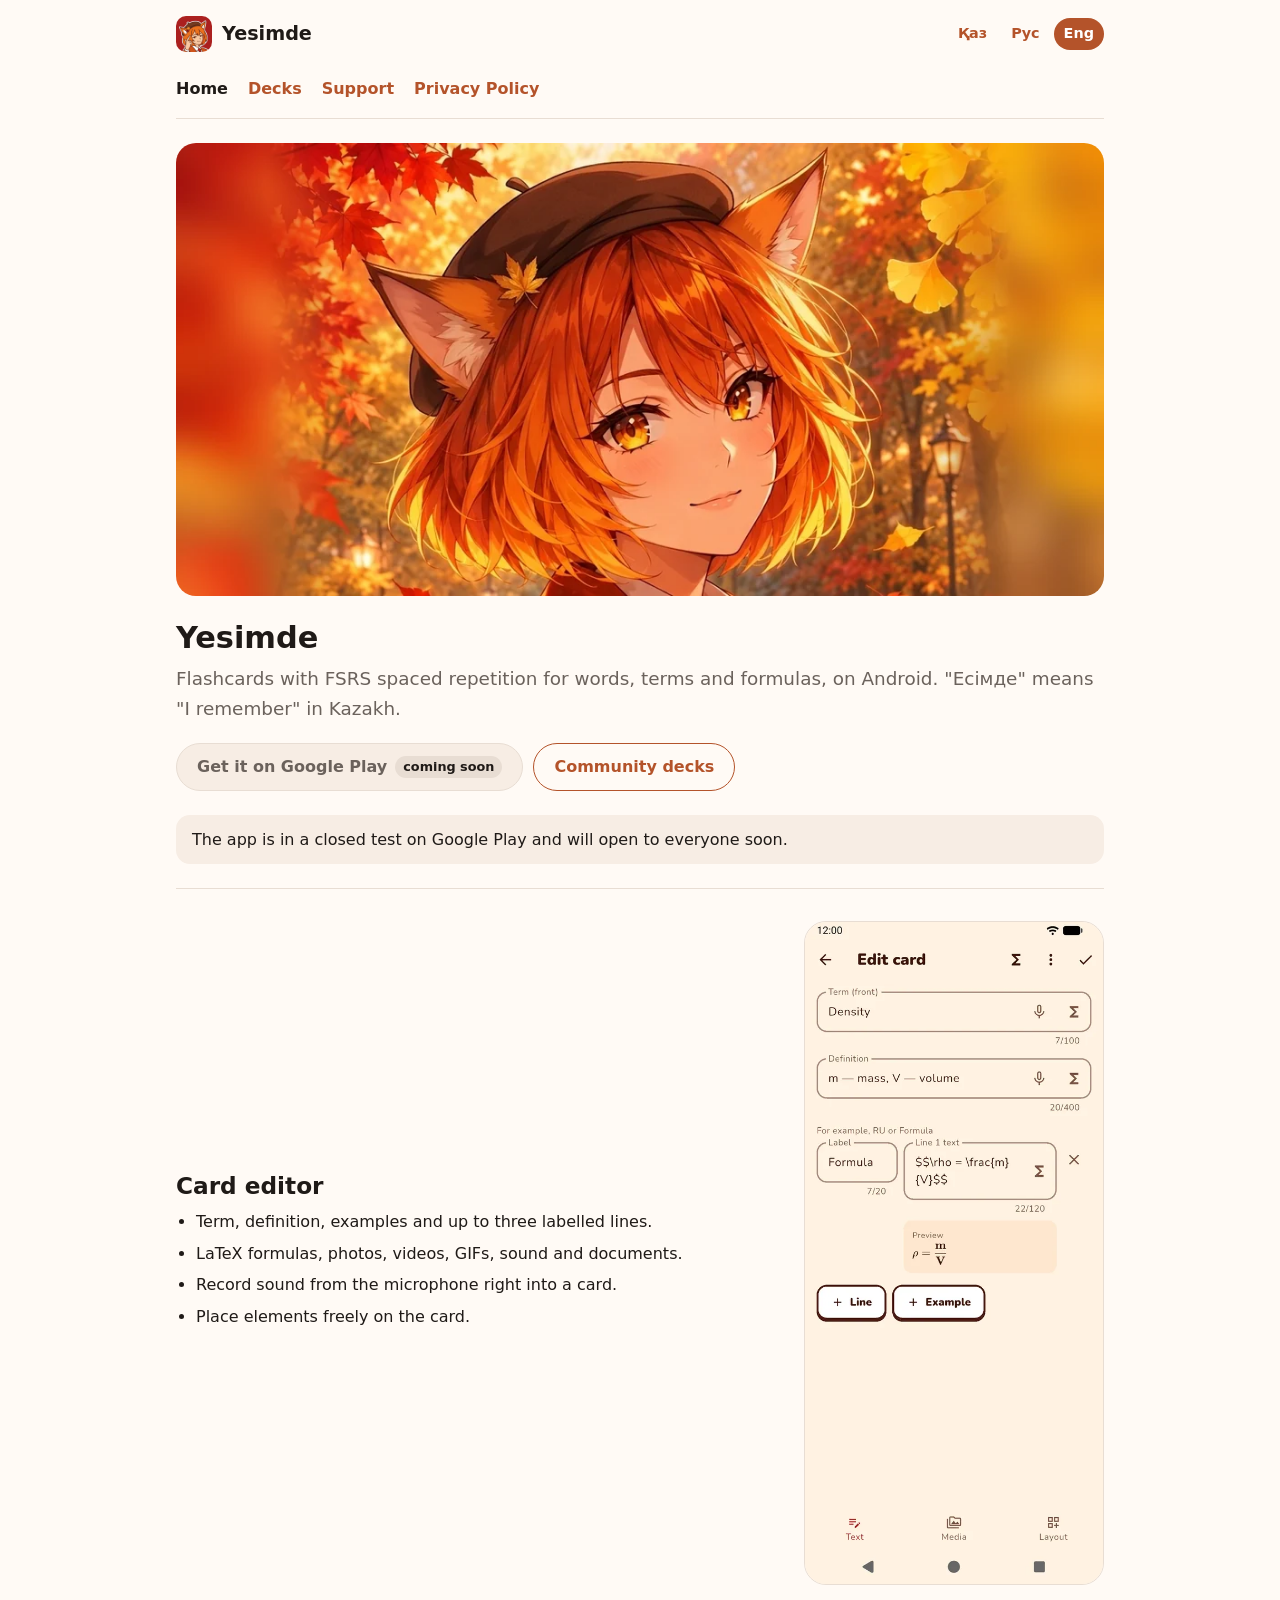
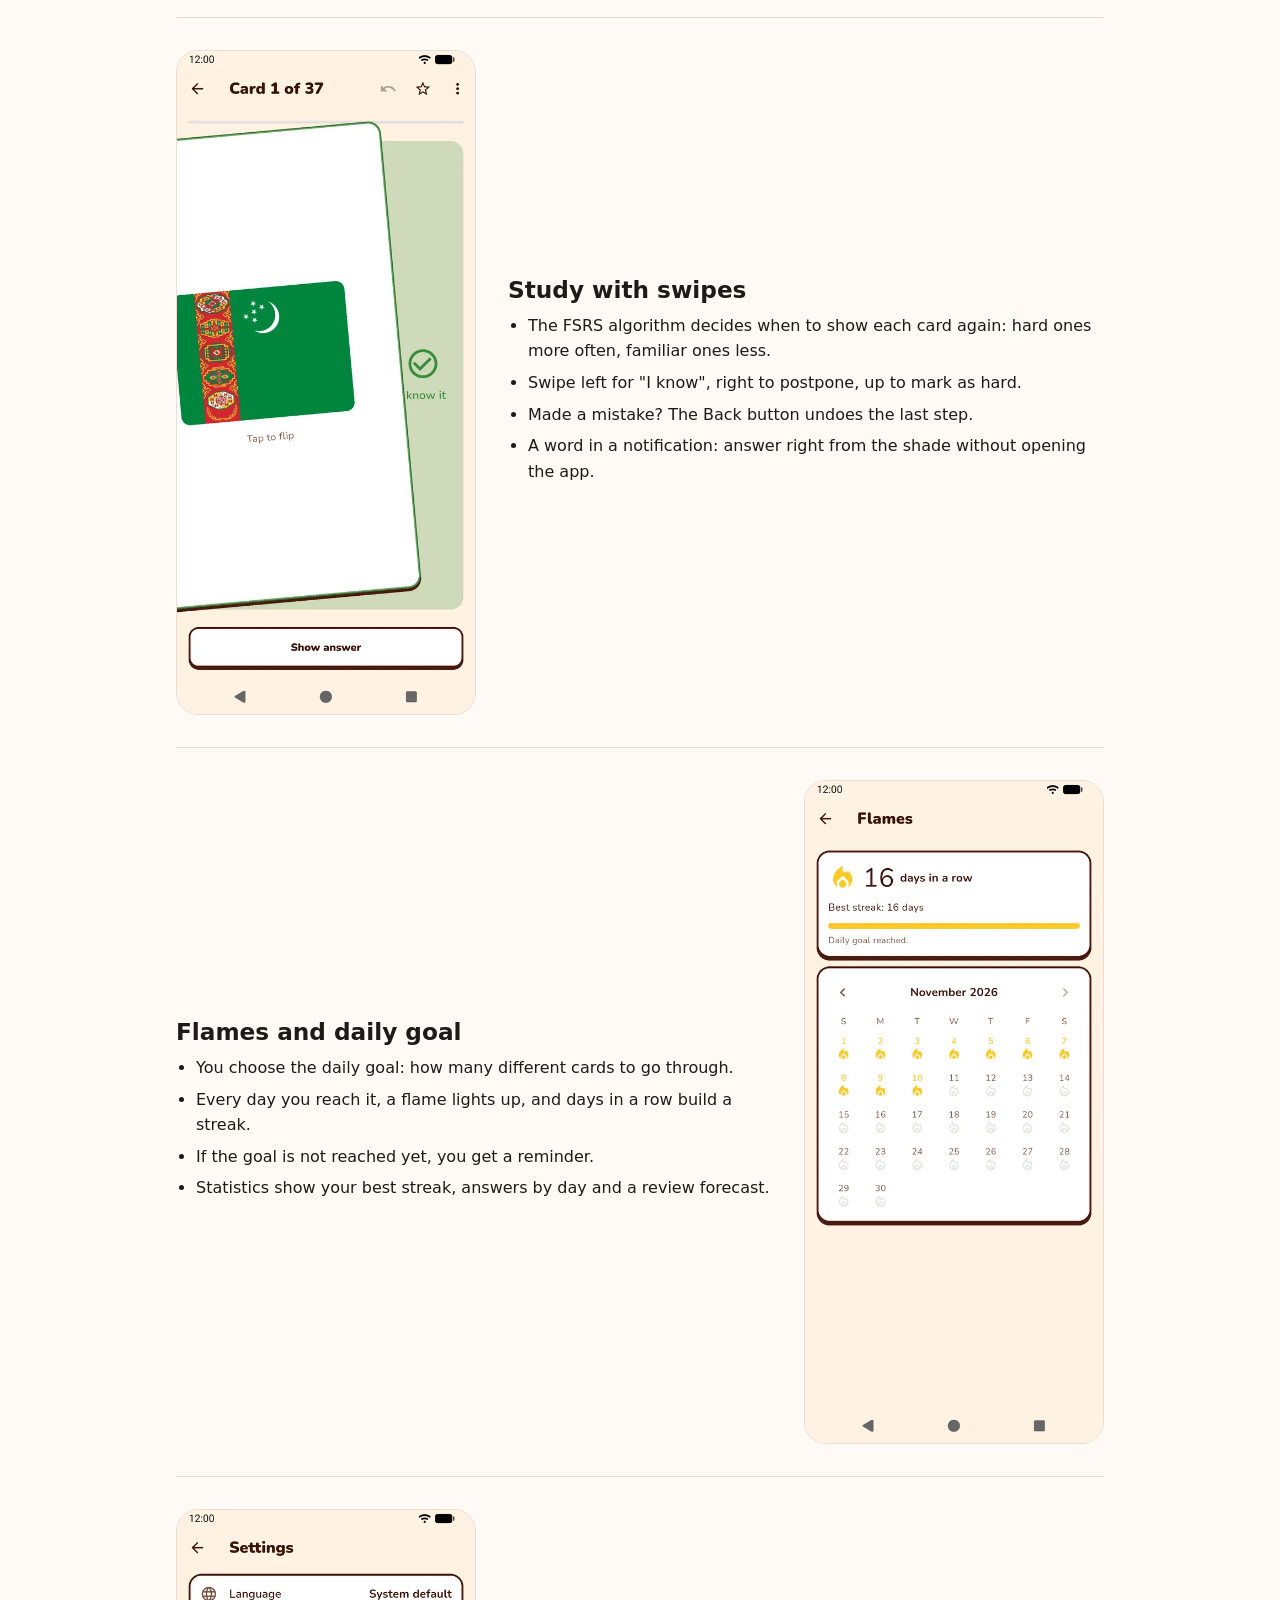
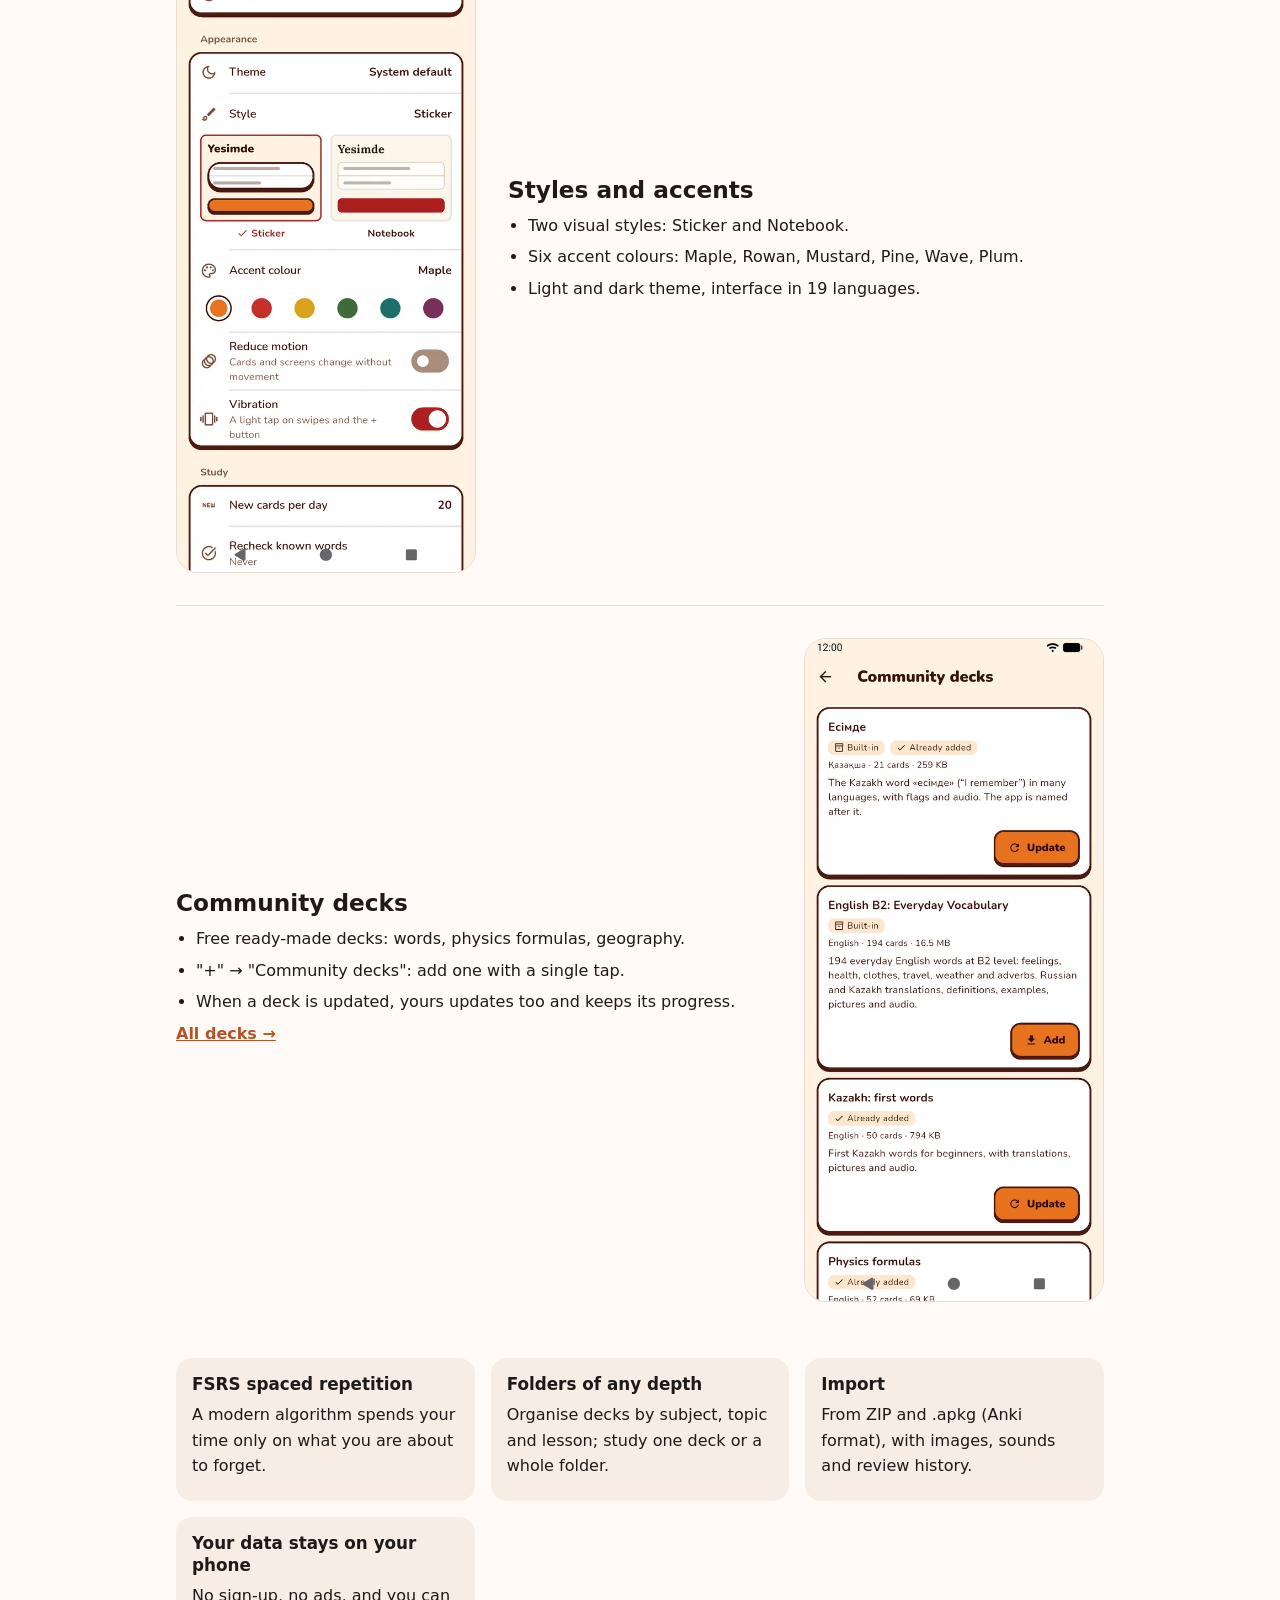
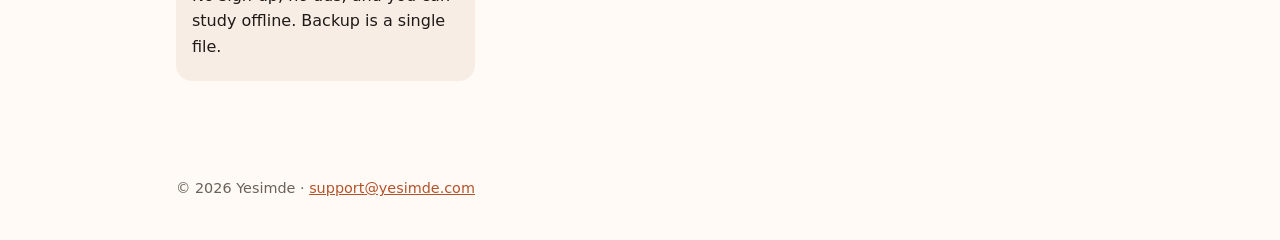
<file: index.html>
<!doctype html>
<html lang="ru">
<head>
<meta charset="utf-8">
<meta name="viewport" content="width=device-width, initial-scale=1">
<title>Yesimde — карточки с интервальным повторением</title>
<meta name="title-kk" content="Yesimde — аралықты қайталауы бар карточкалар">
<meta name="title-ru" content="Yesimde — карточки с интервальным повторением">
<meta name="title-en" content="Yesimde — flashcards with spaced repetition">
<meta name="description" content="Yesimde: flashcards with FSRS spaced repetition for words, terms and formulas. Android app, no sign-up, no ads, works offline.">
<link rel="icon" href="/favicon.png">
<link rel="stylesheet" href="/style.css">
<script src="/site.js" defer></script>
</head>
<body>
<header class="top">
  <a class="brand" href="/"><img src="/img/icon.png" alt="" width="36" height="36">Yesimde</a>
  <nav class="langs" aria-label="Language"><a href="#kk" lang="kk">Қаз</a><a href="#ru" lang="ru">Рус</a><a href="#en" lang="en">Eng</a></nav>
</header>

<main>

<section class="lang-section" id="kk" lang="kk" data-l="kk">
<nav class="pages"><a data-page="/" href="/#kk" aria-current="page">Басты бет</a><a data-page="/decks/" href="/decks/#kk">Колодалар</a><a data-page="/support/" href="/support/#kk">Қолдау</a><a data-page="/privacy/" href="/privacy/#kk">Құпиялық саясаты</a></nav>
<div class="hero"><img src="/img/banner.webp" alt="" width="1024" height="500"></div>
<h1>Yesimde</h1>
<p class="lead">Сөздерге, терминдерге және формулаларға FSRS аралықты қайталауы бар Android карточкалары. Жатқа білу керек нәрсенің бәрін ұзақ есте сақтауға көмектеседі.</p>
<p class="actions"><a class="btn" data-play data-soon="жақында" href="https://play.google.com/store/apps/details?id=kz.yesimde.app">Google Play-ден алу</a><a class="btn btn-quiet" data-page="/decks/" href="/decks/#kk">Қауымдастық колодалары</a></p>
<p class="notice">Қолданба Google Play-де жабық тестілеуде, жақында бәріне ашылады.</p>

<div class="feature-list">
<div class="feature"><div class="feature-text"><h2>Карточка редакторы</h2><ul><li>Термин, анықтама, мысалдар және үш қолтаңбалы жолға дейін.</li><li>LaTeX формулалары, фото, видео, гифтер, дыбыс және құжаттар.</li><li>Микрофоннан дыбысты тікелей карточкаға жазу.</li><li>Элементтерді карточкада еркін орналастыру.</li></ul></div><picture><source srcset="/img/shots/kk-editor-dark.webp" media="(prefers-color-scheme: dark)"><img src="/img/shots/kk-editor-light.webp" alt="Карточка редакторы" width="540" height="1200" loading="lazy"></picture></div>
<div class="feature"><div class="feature-text"><h2>Сырғытып оқу</h2><ul><li>FSRS алгоритмі карточканы қашан қайта көрсету керегін өзі шешеді: қиындары жиірек, таныстары сирек.</li><li>Солға сырғыту — «білемін», оңға — «кейінге қалдыру», жоғары — «қиындарға».</li><li>Қателессеңіз, «Артқа» батырмасы соңғы қадамды қайтарады.</li><li>Хабарландырудағы сөзге қолданбаны ашпай-ақ жауап беруге болады.</li></ul></div><picture><source srcset="/img/shots/kk-study-dark.webp" media="(prefers-color-scheme: dark)"><img src="/img/shots/kk-study-light.webp" alt="Сырғытып оқылатын карточка" width="540" height="1200" loading="lazy"></picture></div>
<div class="feature"><div class="feature-text"><h2>Оттар және күндік мақсат</h2><ul><li>Күндік мақсатты өзіңіз таңдайсыз: қанша түрлі карточка өту керек.</li><li>Мақсат орындалған әр күні от жанады, қатарынан күндер серияға жиналады.</li><li>Мақсат орындалмаса, еске салу келеді.</li><li>Статистикада ең ұзақ серия, күндер бойынша жауаптар және қайталау болжамы.</li></ul></div><picture><source srcset="/img/shots/kk-flames-dark.webp" media="(prefers-color-scheme: dark)"><img src="/img/shots/kk-flames-light.webp" alt="Оттар және күндік мақсат" width="540" height="1200" loading="lazy"></picture></div>
<div class="feature"><div class="feature-text"><h2>Стильдер мен акценттер</h2><ul><li>Безендірудің екі стилі: «Стикер» және «Дәптер».</li><li>Алты акцент түсі: Үйеңкі, Шетен, Қыша, Қылқан, Толқын, Алхоры.</li><li>Ашық және қараңғы тақырып, интерфейс 19 тілде.</li></ul></div><picture><source srcset="/img/shots/kk-styles-dark.webp" media="(prefers-color-scheme: dark)"><img src="/img/shots/kk-styles-light.webp" alt="Стиль мен акцент түсін таңдау" width="540" height="1200" loading="lazy"></picture></div>
<div class="feature"><div class="feature-text"><h2>Қауымдастық колодалары</h2><ul><li>Дайын тегін колодалар: сөздер, физика формулалары, география.</li><li>«+» → «Қауымдастық колодалары» — бір батырмамен қосылады.</li><li>Колода жаңарса, сіздегісі де прогресі сақталып жаңарады.</li></ul><p class="more"><a data-page="/decks/" href="/decks/#kk">Барлық колодалар →</a></p></div><picture><source srcset="/img/shots/kk-community-dark.webp" media="(prefers-color-scheme: dark)"><img src="/img/shots/kk-community-light.webp" alt="Қауымдастық колодалары тізімі" width="540" height="1200" loading="lazy"></picture></div>
</div>

<div class="features">
  <div><h2>FSRS бойынша қайталау</h2><p>Заманауи алгоритм уақытыңызды тек ұмытылуға жақын нәрсеге жұмсайды.</p></div>
  <div><h2>Кез келген тереңдіктегі бумалар</h2><p>Жинақтарды пәндер, тақырыптар және сабақтар бойынша реттеп, бір жинақты немесе бүкіл буманы оқыңыз.</p></div>
  <div><h2>Импорт</h2><p>ZIP және .apkg (Anki пішімі) файлдарынан — суреттерімен, дыбыстарымен және жауаптар тарихымен.</p></div>
  <div><h2>Деректеріңіз — өз телефоныңызда</h2><p>Тіркелусіз және жарнамасыз, интернетсіз де оқуға болады. Сақтық көшірме — бір файл.</p></div>
</div>
</section>

<section class="lang-section" id="ru" lang="ru" data-l="ru">
<nav class="pages"><a data-page="/" href="/#ru" aria-current="page">Главная</a><a data-page="/decks/" href="/decks/#ru">Колоды</a><a data-page="/support/" href="/support/#ru">Поддержка</a><a data-page="/privacy/" href="/privacy/#ru">Политика конфиденциальности</a></nav>
<div class="hero"><img src="/img/banner.webp" alt="" width="1024" height="500"></div>
<h1>Yesimde</h1>
<p class="lead">Карточки с интервальным повторением FSRS для слов, терминов и формул на Android. «Есімде» по-казахски — «помню».</p>
<p class="actions"><a class="btn" data-play data-soon="скоро" href="https://play.google.com/store/apps/details?id=kz.yesimde.app">Получить в Google Play</a><a class="btn btn-quiet" data-page="/decks/" href="/decks/#ru">Колоды сообщества</a></p>
<p class="notice">Приложение в закрытом тесте Google Play, скоро откроется для всех.</p>

<div class="feature-list">
<div class="feature"><div class="feature-text"><h2>Редактор карточек</h2><ul><li>Термин, определение, примеры и до трёх подписанных строк.</li><li>Формулы LaTeX, фото, видео, гифки, звук и документы.</li><li>Запись звука с микрофона прямо в карточку.</li><li>Свободная расстановка элементов на карточке.</li></ul></div><picture><source srcset="/img/shots/ru-editor-dark.webp" media="(prefers-color-scheme: dark)"><img src="/img/shots/ru-editor-light.webp" alt="Редактор карточки" width="540" height="1200" loading="lazy"></picture></div>
<div class="feature"><div class="feature-text"><h2>Обучение со свайпами</h2><ul><li>Алгоритм FSRS сам решает, когда показать карточку снова: трудные чаще, знакомые реже.</li><li>Свайп влево — «знаю», вправо — «отложить», вверх — «в трудные».</li><li>Ошиблись — кнопка «Назад» вернёт последний шаг.</li><li>Слово в уведомлении: ответьте прямо из шторки, не открывая приложение.</li></ul></div><picture><source srcset="/img/shots/ru-study-dark.webp" media="(prefers-color-scheme: dark)"><img src="/img/shots/ru-study-light.webp" alt="Карточка в обучении со свайпами" width="540" height="1200" loading="lazy"></picture></div>
<div class="feature"><div class="feature-text"><h2>Огоньки и цель дня</h2><ul><li>Цель дня выбираете вы: сколько разных карточек пройти.</li><li>За каждый день с выполненной целью зажигается огонёк, дни подряд складываются в серию.</li><li>Если цель не выполнена, придёт напоминание.</li><li>В статистике лучшая серия, ответы по дням и прогноз повторений.</li></ul></div><picture><source srcset="/img/shots/ru-flames-dark.webp" media="(prefers-color-scheme: dark)"><img src="/img/shots/ru-flames-light.webp" alt="Огоньки и цель дня" width="540" height="1200" loading="lazy"></picture></div>
<div class="feature"><div class="feature-text"><h2>Стили и акценты</h2><ul><li>Два стиля оформления: «Стикер» и «Тетрадь».</li><li>Шесть акцентных цветов: Клён, Рябина, Горчица, Хвоя, Волна, Слива.</li><li>Светлая и тёмная тема, интерфейс на 19 языках.</li></ul></div><picture><source srcset="/img/shots/ru-styles-dark.webp" media="(prefers-color-scheme: dark)"><img src="/img/shots/ru-styles-light.webp" alt="Выбор стиля и акцентного цвета" width="540" height="1200" loading="lazy"></picture></div>
<div class="feature"><div class="feature-text"><h2>Колоды сообщества</h2><ul><li>Готовые бесплатные колоды: слова, формулы физики, география.</li><li>«+» → «Колоды сообщества» — добавляются одной кнопкой.</li><li>Колода обновилась — обновится и у вас, прогресс сохранится.</li></ul><p class="more"><a data-page="/decks/" href="/decks/#ru">Все колоды →</a></p></div><picture><source srcset="/img/shots/ru-community-dark.webp" media="(prefers-color-scheme: dark)"><img src="/img/shots/ru-community-light.webp" alt="Список колод сообщества" width="540" height="1200" loading="lazy"></picture></div>
</div>

<div class="features">
  <div><h2>Повторение по FSRS</h2><p>Современный алгоритм тратит ваше время только на то, что вот-вот забудется.</p></div>
  <div><h2>Папки любой глубины</h2><p>Раскладывайте колоды по предметам, темам и урокам, учите одну колоду или всю папку.</p></div>
  <div><h2>Импорт</h2><p>Из ZIP и .apkg (формат Anki), вместе с картинками, звуками и историей ответов.</p></div>
  <div><h2>Ваши данные — на вашем телефоне</h2><p>Без регистрации и рекламы, учиться можно без интернета. Резервная копия одним файлом.</p></div>
</div>
</section>

<section class="lang-section" id="en" lang="en" data-l="en">
<nav class="pages"><a data-page="/" href="/#en" aria-current="page">Home</a><a data-page="/decks/" href="/decks/#en">Decks</a><a data-page="/support/" href="/support/#en">Support</a><a data-page="/privacy/" href="/privacy/#en">Privacy Policy</a></nav>
<div class="hero"><img src="/img/banner.webp" alt="" width="1024" height="500"></div>
<h1>Yesimde</h1>
<p class="lead">Flashcards with FSRS spaced repetition for words, terms and formulas, on Android. "Есімде" means "I remember" in Kazakh.</p>
<p class="actions"><a class="btn" data-play data-soon="coming soon" href="https://play.google.com/store/apps/details?id=kz.yesimde.app">Get it on Google Play</a><a class="btn btn-quiet" data-page="/decks/" href="/decks/#en">Community decks</a></p>
<p class="notice">The app is in a closed test on Google Play and will open to everyone soon.</p>

<div class="feature-list">
<div class="feature"><div class="feature-text"><h2>Card editor</h2><ul><li>Term, definition, examples and up to three labelled lines.</li><li>LaTeX formulas, photos, videos, GIFs, sound and documents.</li><li>Record sound from the microphone right into a card.</li><li>Place elements freely on the card.</li></ul></div><picture><source srcset="/img/shots/en-editor-dark.webp" media="(prefers-color-scheme: dark)"><img src="/img/shots/en-editor-light.webp" alt="The card editor" width="540" height="1200" loading="lazy"></picture></div>
<div class="feature"><div class="feature-text"><h2>Study with swipes</h2><ul><li>The FSRS algorithm decides when to show each card again: hard ones more often, familiar ones less.</li><li>Swipe left for "I know", right to postpone, up to mark as hard.</li><li>Made a mistake? The Back button undoes the last step.</li><li>A word in a notification: answer right from the shade without opening the app.</li></ul></div><picture><source srcset="/img/shots/en-study-dark.webp" media="(prefers-color-scheme: dark)"><img src="/img/shots/en-study-light.webp" alt="A card during study with swipes" width="540" height="1200" loading="lazy"></picture></div>
<div class="feature"><div class="feature-text"><h2>Flames and daily goal</h2><ul><li>You choose the daily goal: how many different cards to go through.</li><li>Every day you reach it, a flame lights up, and days in a row build a streak.</li><li>If the goal is not reached yet, you get a reminder.</li><li>Statistics show your best streak, answers by day and a review forecast.</li></ul></div><picture><source srcset="/img/shots/en-flames-dark.webp" media="(prefers-color-scheme: dark)"><img src="/img/shots/en-flames-light.webp" alt="Flames and the daily goal" width="540" height="1200" loading="lazy"></picture></div>
<div class="feature"><div class="feature-text"><h2>Styles and accents</h2><ul><li>Two visual styles: Sticker and Notebook.</li><li>Six accent colours: Maple, Rowan, Mustard, Pine, Wave, Plum.</li><li>Light and dark theme, interface in 19 languages.</li></ul></div><picture><source srcset="/img/shots/en-styles-dark.webp" media="(prefers-color-scheme: dark)"><img src="/img/shots/en-styles-light.webp" alt="Choosing a style and accent colour" width="540" height="1200" loading="lazy"></picture></div>
<div class="feature"><div class="feature-text"><h2>Community decks</h2><ul><li>Free ready-made decks: words, physics formulas, geography.</li><li>"+" → "Community decks": add one with a single tap.</li><li>When a deck is updated, yours updates too and keeps its progress.</li></ul><p class="more"><a data-page="/decks/" href="/decks/#en">All decks →</a></p></div><picture><source srcset="/img/shots/en-community-dark.webp" media="(prefers-color-scheme: dark)"><img src="/img/shots/en-community-light.webp" alt="The list of community decks" width="540" height="1200" loading="lazy"></picture></div>
</div>

<div class="features">
  <div><h2>FSRS spaced repetition</h2><p>A modern algorithm spends your time only on what you are about to forget.</p></div>
  <div><h2>Folders of any depth</h2><p>Organise decks by subject, topic and lesson; study one deck or a whole folder.</p></div>
  <div><h2>Import</h2><p>From ZIP and .apkg (Anki format), with images, sounds and review history.</p></div>
  <div><h2>Your data stays on your phone</h2><p>No sign-up, no ads, and you can study offline. Backup is a single file.</p></div>
</div>
</section>

</main>
<footer>© 2026 Yesimde · <a href="mailto:support@yesimde.com">support@yesimde.com</a></footer>
</body>
</html>
</file>
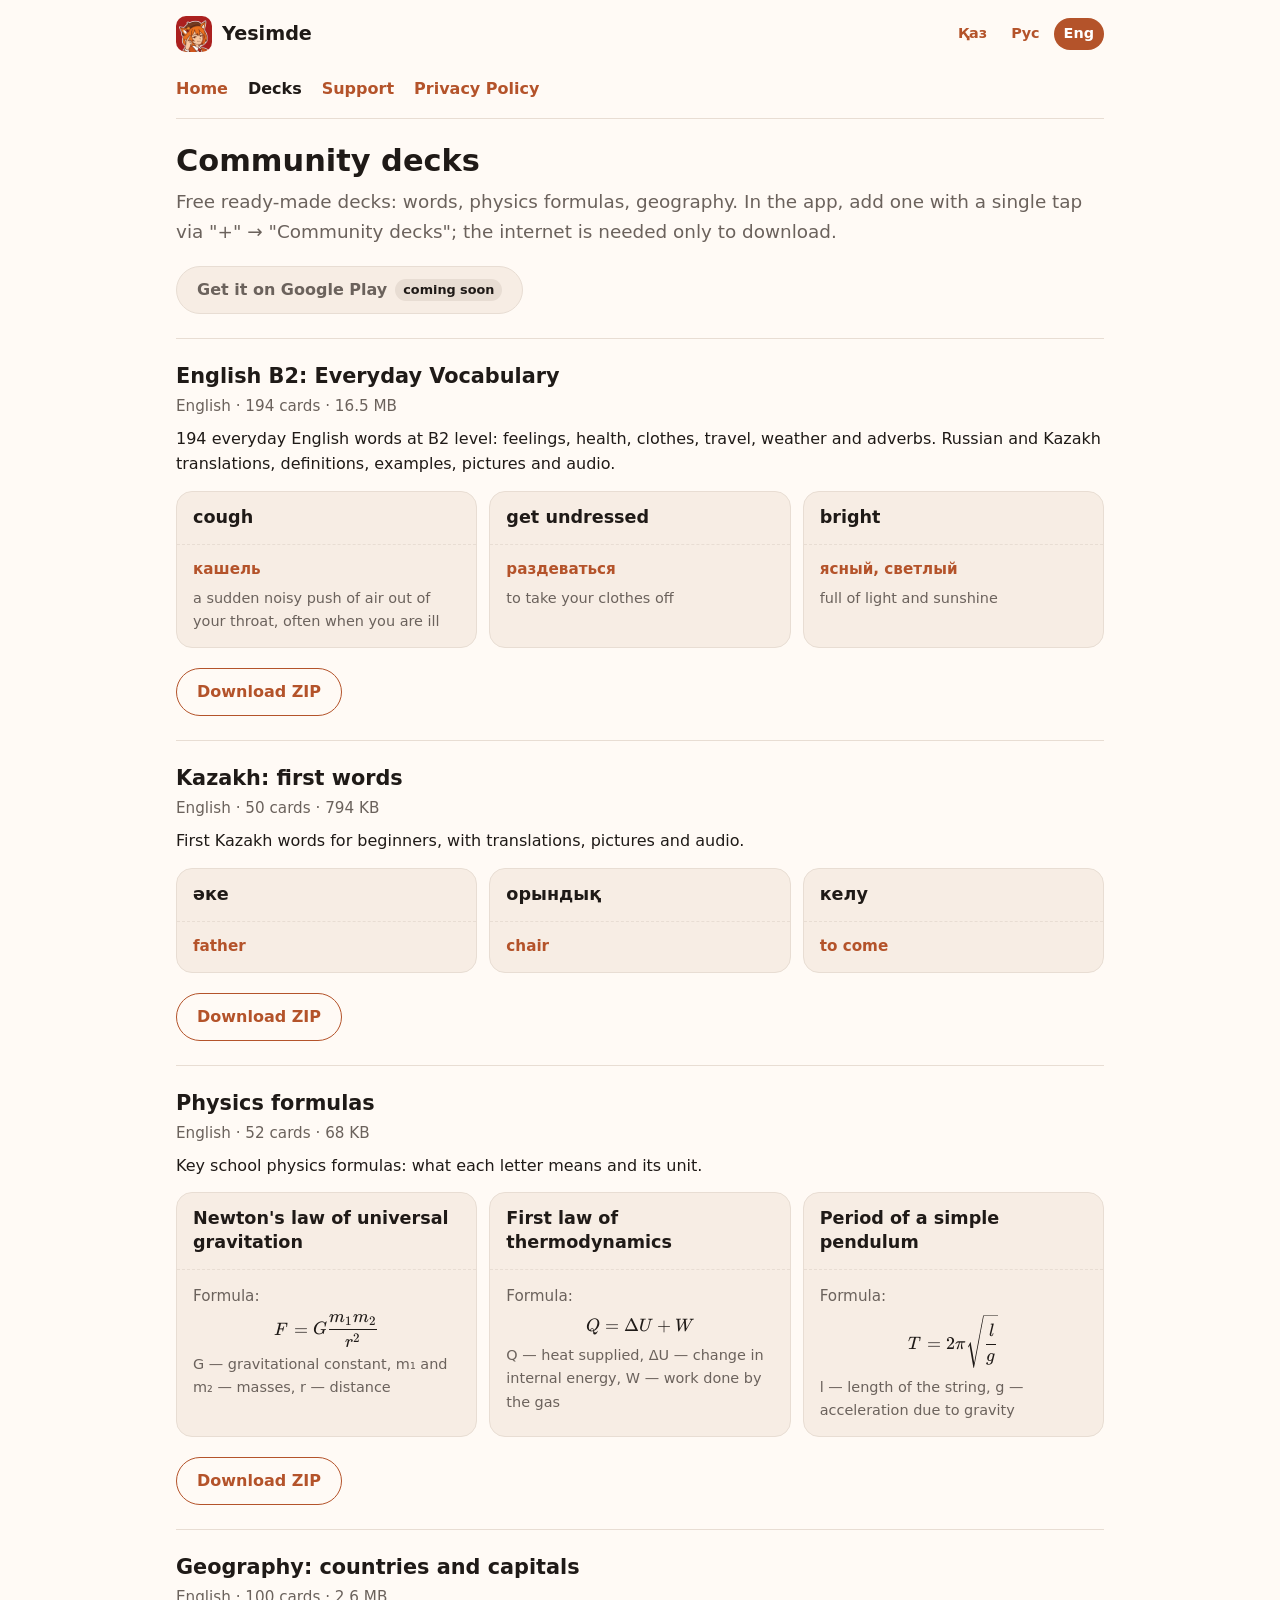
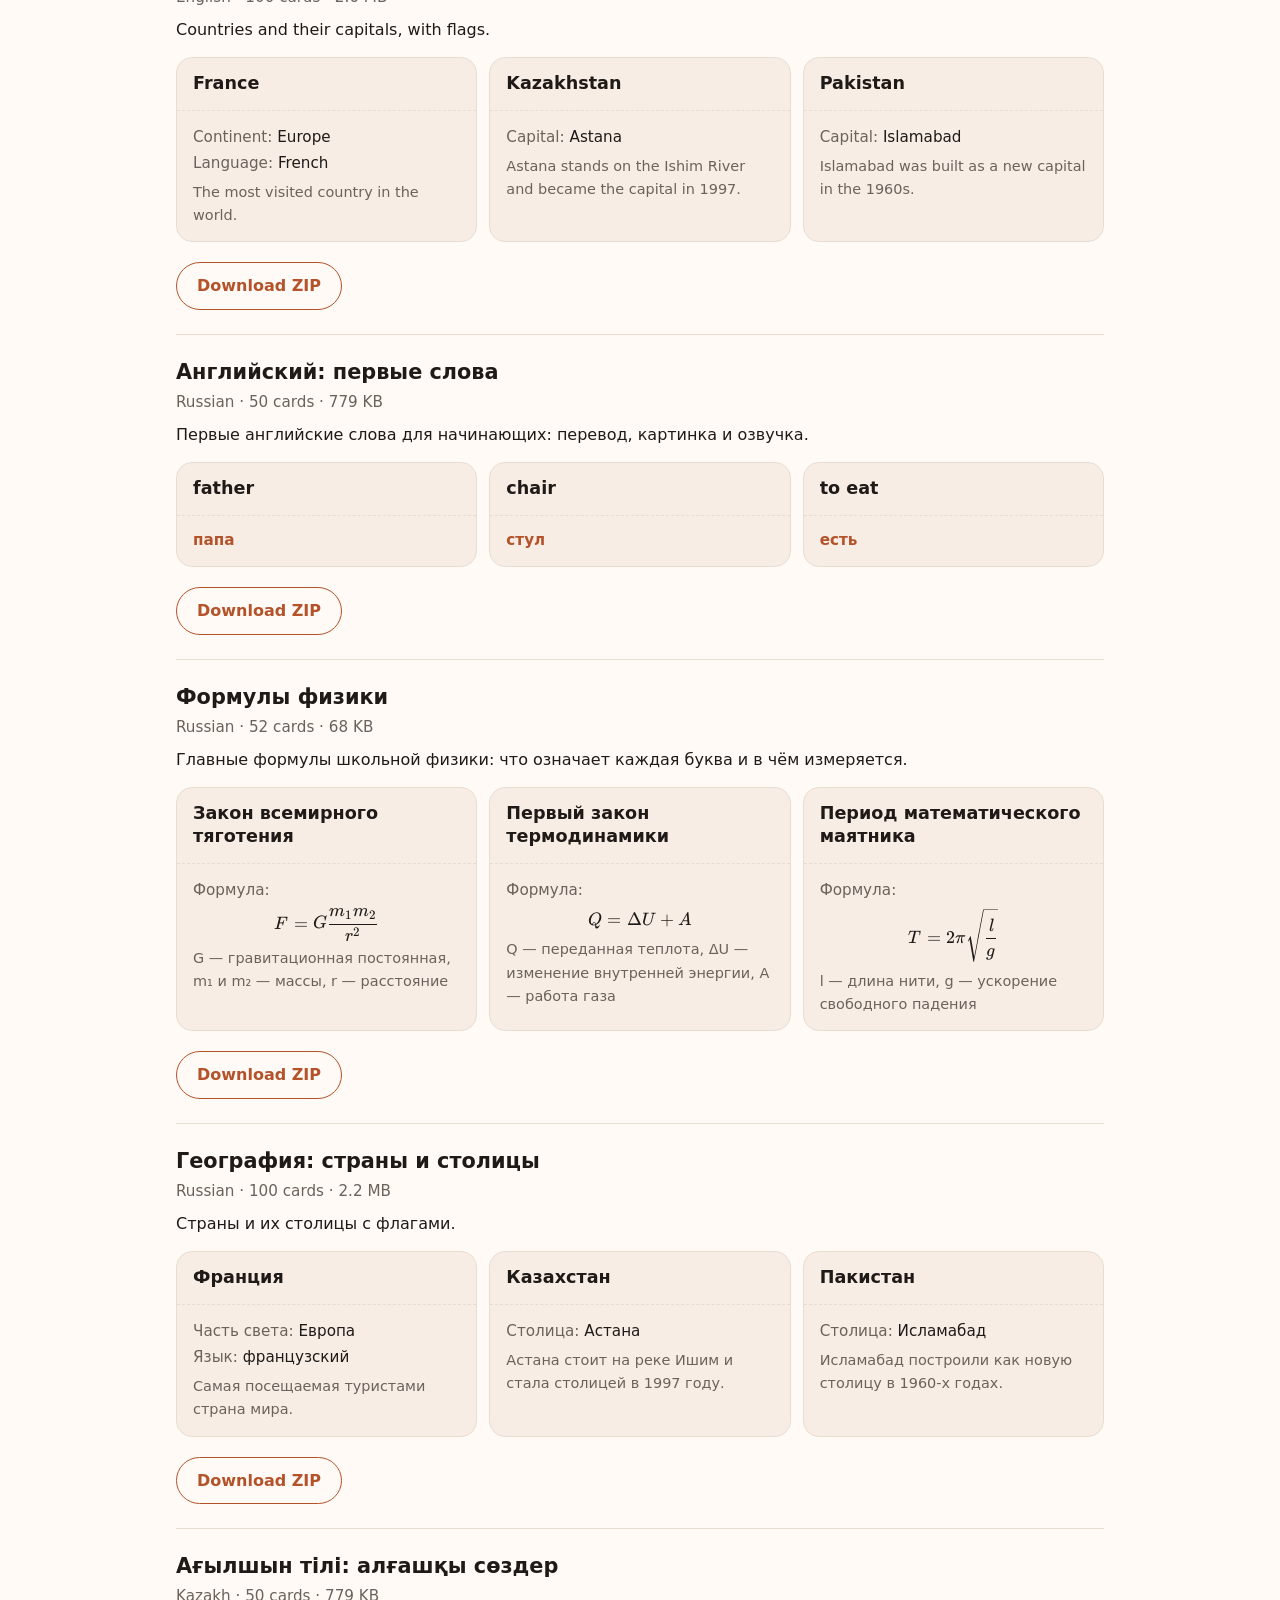
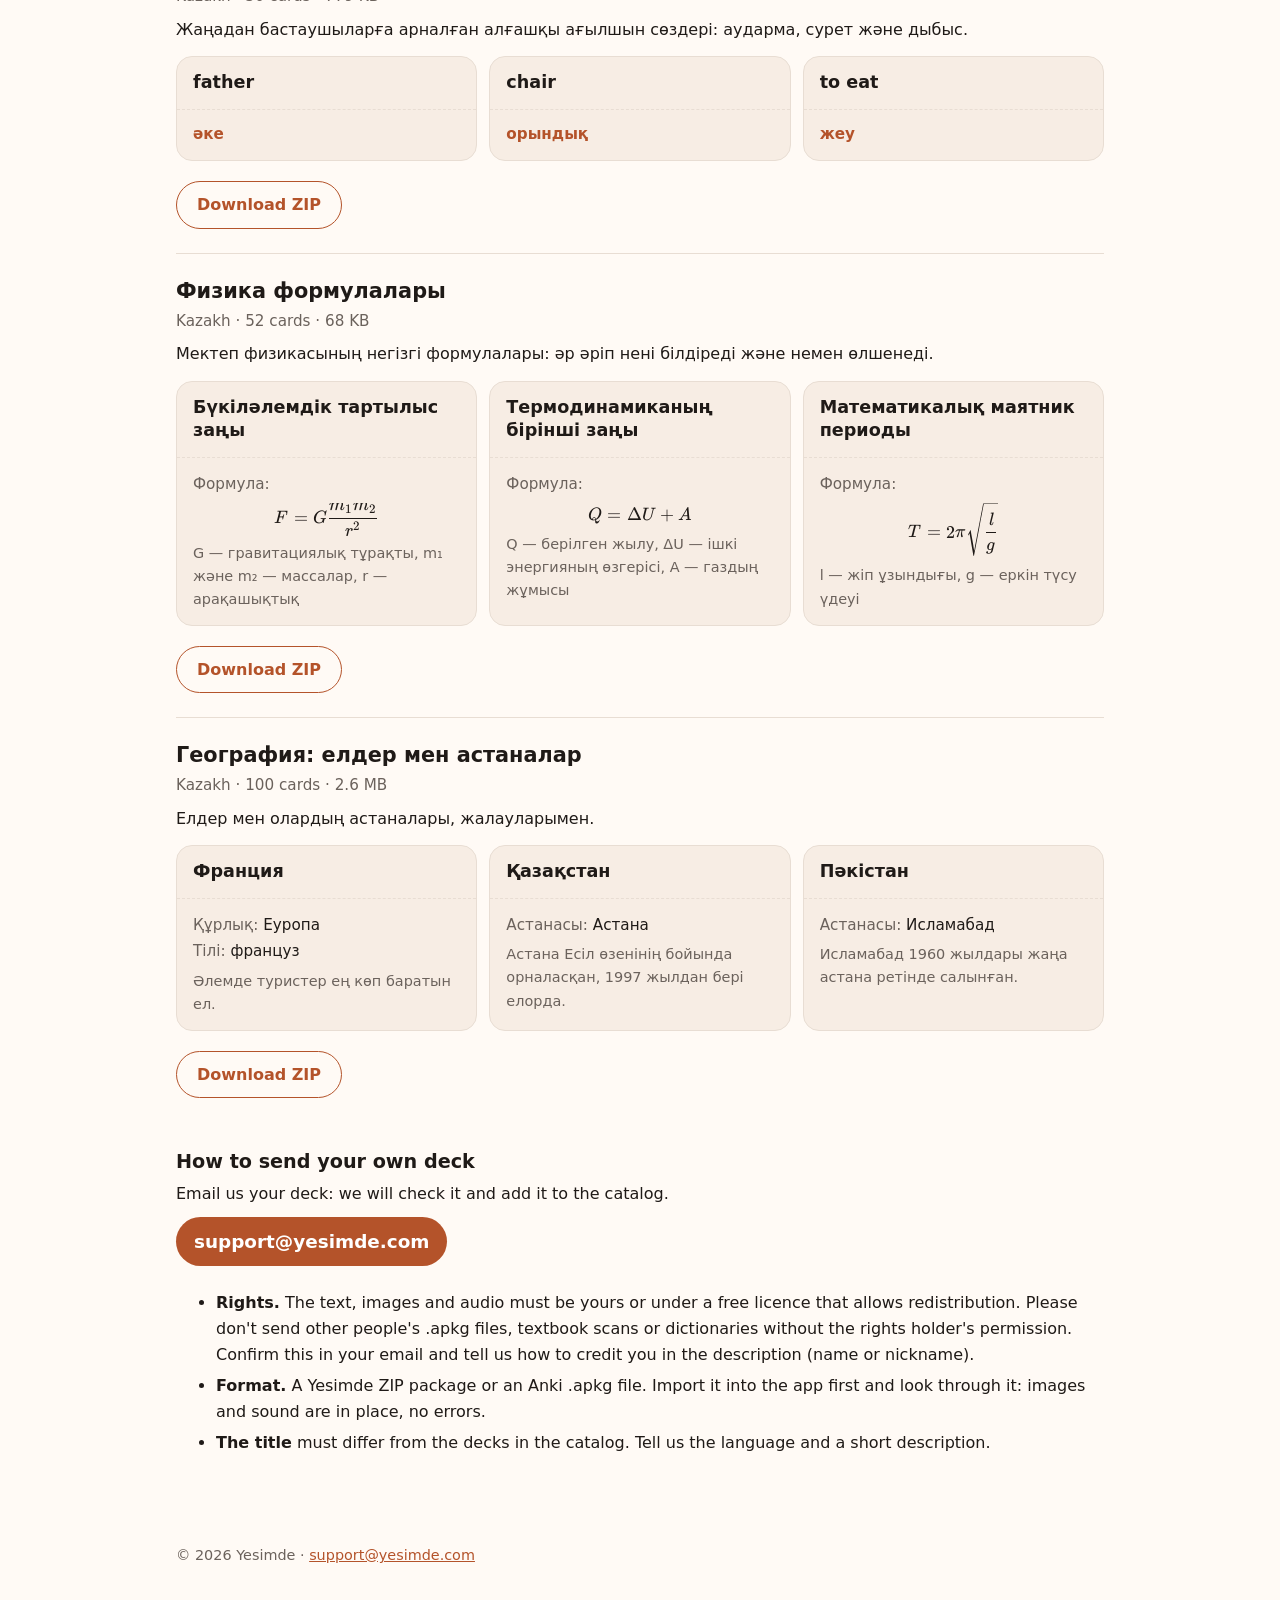
<file: decks/index.html>
<!doctype html>
<html lang="ru">
<head>
<meta charset="utf-8">
<meta name="viewport" content="width=device-width, initial-scale=1">
<title>Yesimde — колоды сообщества</title>
<meta name="title-kk" content="Yesimde — қауымдастық колодалары">
<meta name="title-ru" content="Yesimde — колоды сообщества">
<meta name="title-en" content="Yesimde — community decks">
<meta name="description" content="Free flashcard decks for Yesimde: words, physics formulas, geography. Add them in the app or download ZIP.">
<link rel="icon" href="/favicon.png">
<link rel="stylesheet" href="/style.css">
<link rel="stylesheet" href="/vendor/katex/katex.min.css">
<script src="/site.js" defer></script>
<script src="/vendor/katex/katex.min.js" defer></script>
<script src="/decks/decks.js" defer></script>
</head>
<body>
<header class="top">
  <a class="brand" href="/"><img src="/img/icon.png" alt="" width="36" height="36">Yesimde</a>
  <nav class="langs" aria-label="Language"><a href="#kk" lang="kk">Қаз</a><a href="#ru" lang="ru">Рус</a><a href="#en" lang="en">Eng</a></nav>
</header>

<main>

<section class="lang-section" id="kk" lang="kk" data-l="kk">
<nav class="pages"><a data-page="/" href="/#kk">Басты бет</a><a data-page="/decks/" href="/decks/#kk" aria-current="page">Колодалар</a><a data-page="/support/" href="/support/#kk">Қолдау</a><a data-page="/privacy/" href="/privacy/#kk">Құпиялық саясаты</a></nav>
<h1>Қауымдастық колодалары</h1>
<p class="lead">Дайын тегін жинақтар: сөздер, физика формулалары, география. Қолданбада «+» → «Қауымдастық колодалары» арқылы бір батырмамен қосылады, интернет тек жүктеуге керек.</p>
<p class="actions"><a class="btn" data-play data-soon="жақында" href="https://play.google.com/store/apps/details?id=kz.yesimde.app">Google Play-ден алу</a></p>
<div class="deck-list" data-decks><noscript><p class="notice">Тізімді көру үшін JavaScript қосыңыз. Каталог файлы: <a href="/decks/catalog.json">catalog.json</a></p></noscript></div>

<h2 id="send-kk">Өз колодаңызды қалай жіберуге болады</h2>
<p>Колодаңызды хатпен жіберіңіз — тексеріп, каталогқа қосамыз.</p>
<p><a class="mail" href="mailto:support@yesimde.com?subject=Yesimde%3A%20deck">support@yesimde.com</a></p>
<ul>
<li><b>Құқықтар.</b> Мәтін, суреттер және дыбыс сізге тиесілі болуы керек немесе таратуға рұқсат беретін еркін лицензиямен болуы керек. Бөтен .apkg файлдарын, оқулық сканерлерін және рұқсатсыз сөздіктерді жібермеңіз. Хатта осыны растап, сипаттамада сізді қалай көрсету керегін жазыңыз (аты немесе лақап аты).</li>
<li><b>Пішім.</b> Yesimde ZIP пакеті немесе Anki .apkg файлы. Алдымен оны қолданбаға импорттап, барлық карточкасын қарап шығыңыз: суреттер мен дыбыс орнында.</li>
<li><b>Атауы</b> каталогтағы колодалардан өзгеше болсын, тілі мен қысқаша сипаттамасын жазыңыз.</li>
</ul>
</section>

<section class="lang-section" id="ru" lang="ru" data-l="ru">
<nav class="pages"><a data-page="/" href="/#ru">Главная</a><a data-page="/decks/" href="/decks/#ru" aria-current="page">Колоды</a><a data-page="/support/" href="/support/#ru">Поддержка</a><a data-page="/privacy/" href="/privacy/#ru">Политика конфиденциальности</a></nav>
<h1>Колоды сообщества</h1>
<p class="lead">Готовые бесплатные колоды: слова, формулы физики, география. В приложении они добавляются одной кнопкой через «+» → «Колоды сообщества», интернет нужен только для загрузки.</p>
<p class="actions"><a class="btn" data-play data-soon="скоро" href="https://play.google.com/store/apps/details?id=kz.yesimde.app">Получить в Google Play</a></p>
<div class="deck-list" data-decks><noscript><p class="notice">Чтобы увидеть список, включите JavaScript. Файл каталога: <a href="/decks/catalog.json">catalog.json</a></p></noscript></div>

<h2 id="send-ru">Как прислать свою колоду</h2>
<p>Пришлите колоду письмом — мы проверим её и добавим в каталог.</p>
<p><a class="mail" href="mailto:support@yesimde.com?subject=Yesimde%3A%20deck">support@yesimde.com</a></p>
<ul>
<li><b>Права.</b> Текст, картинки и озвучка должны принадлежать вам или быть под свободной лицензией, которая разрешает распространение. Не присылайте чужие .apkg, сканы учебников и словари без разрешения правообладателя. Подтвердите это в письме и напишите, как вас подписать в описании (имя или ник).</li>
<li><b>Формат.</b> Пакет ZIP Yesimde или файл .apkg из Anki. Сначала импортируйте его в приложение и пролистайте: картинки и звук на месте, ошибок нет.</li>
<li><b>Название</b> должно отличаться от колод каталога. Напишите язык и короткое описание.</li>
</ul>
</section>

<section class="lang-section" id="en" lang="en" data-l="en">
<nav class="pages"><a data-page="/" href="/#en">Home</a><a data-page="/decks/" href="/decks/#en" aria-current="page">Decks</a><a data-page="/support/" href="/support/#en">Support</a><a data-page="/privacy/" href="/privacy/#en">Privacy Policy</a></nav>
<h1>Community decks</h1>
<p class="lead">Free ready-made decks: words, physics formulas, geography. In the app, add one with a single tap via "+" → "Community decks"; the internet is needed only to download.</p>
<p class="actions"><a class="btn" data-play data-soon="coming soon" href="https://play.google.com/store/apps/details?id=kz.yesimde.app">Get it on Google Play</a></p>
<div class="deck-list" data-decks><noscript><p class="notice">Turn on JavaScript to see the list. Catalog file: <a href="/decks/catalog.json">catalog.json</a></p></noscript></div>

<h2 id="send-en">How to send your own deck</h2>
<p>Email us your deck: we will check it and add it to the catalog.</p>
<p><a class="mail" href="mailto:support@yesimde.com?subject=Yesimde%3A%20deck">support@yesimde.com</a></p>
<ul>
<li><b>Rights.</b> The text, images and audio must be yours or under a free licence that allows redistribution. Please don't send other people's .apkg files, textbook scans or dictionaries without the rights holder's permission. Confirm this in your email and tell us how to credit you in the description (name or nickname).</li>
<li><b>Format.</b> A Yesimde ZIP package or an Anki .apkg file. Import it into the app first and look through it: images and sound are in place, no errors.</li>
<li><b>The title</b> must differ from the decks in the catalog. Tell us the language and a short description.</li>
</ul>
</section>

</main>
<footer>© 2026 Yesimde · <a href="mailto:support@yesimde.com">support@yesimde.com</a></footer>
</body>
</html>
</file>
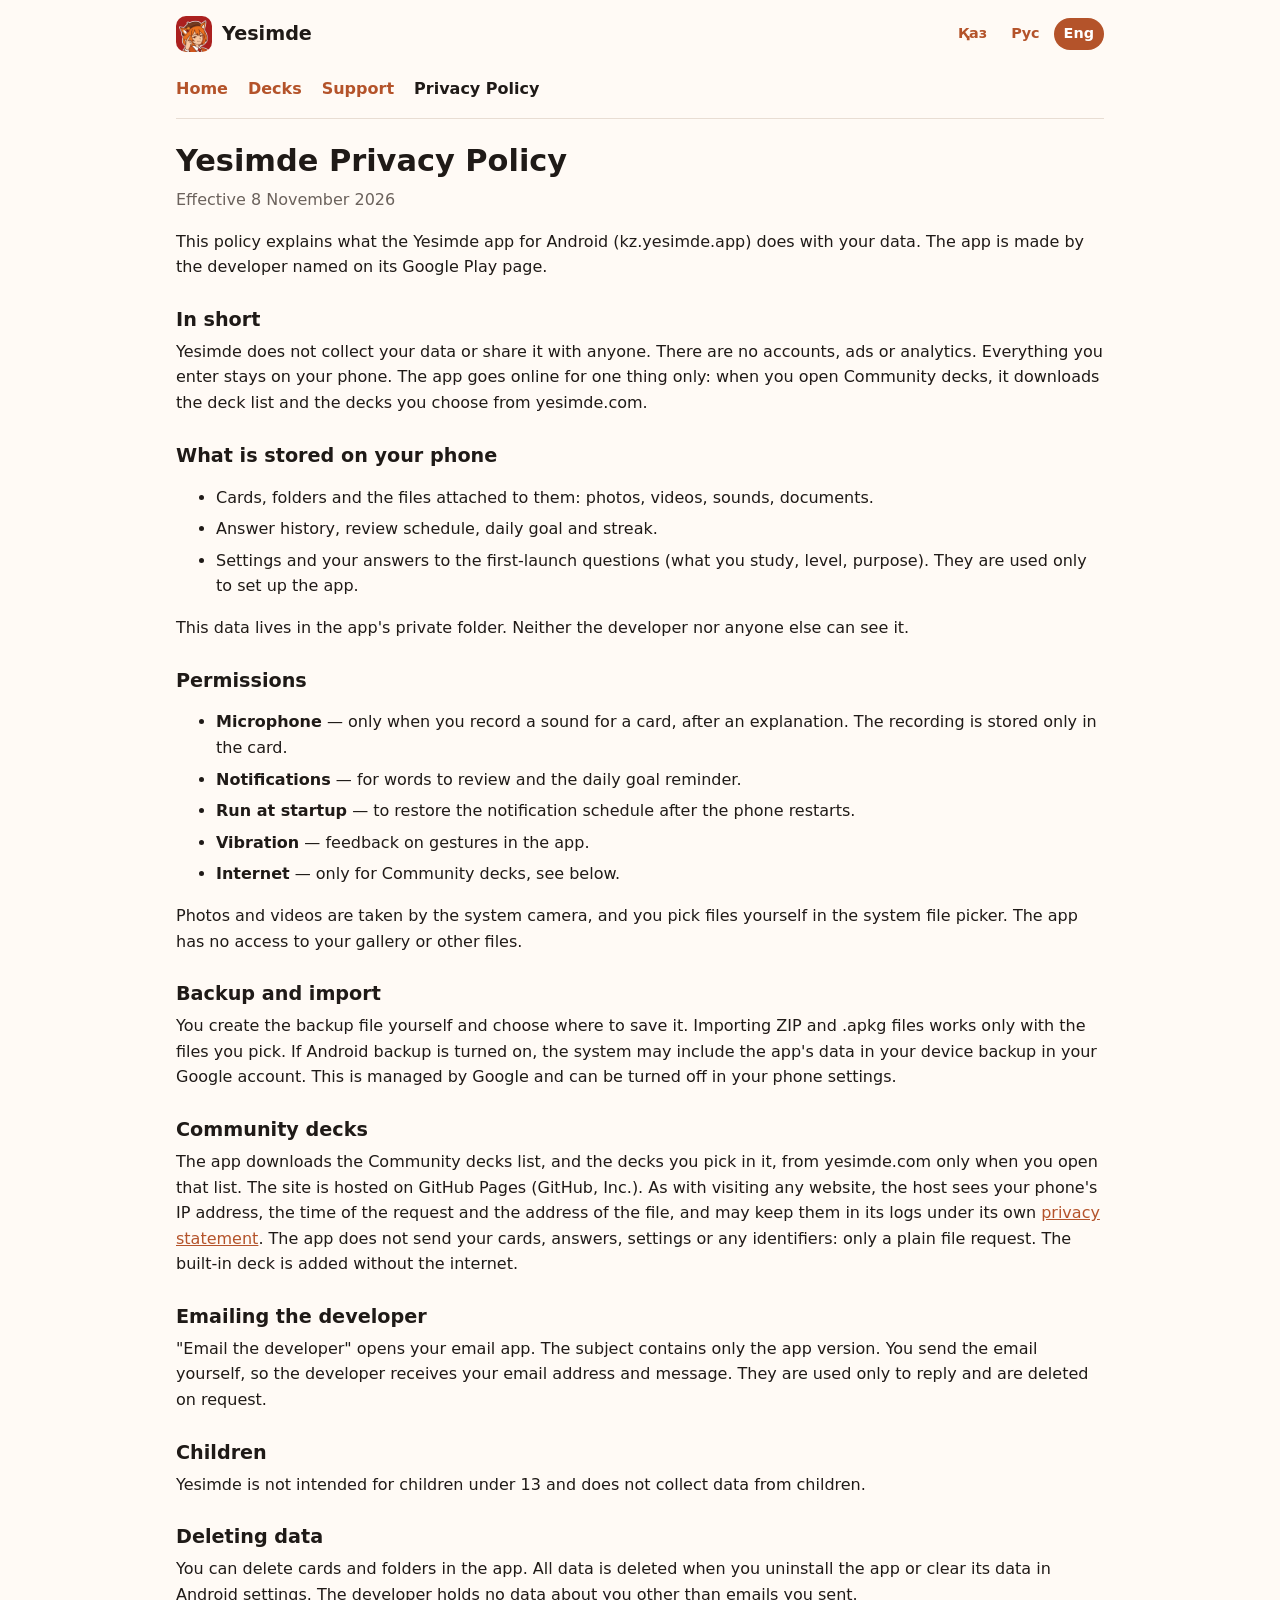
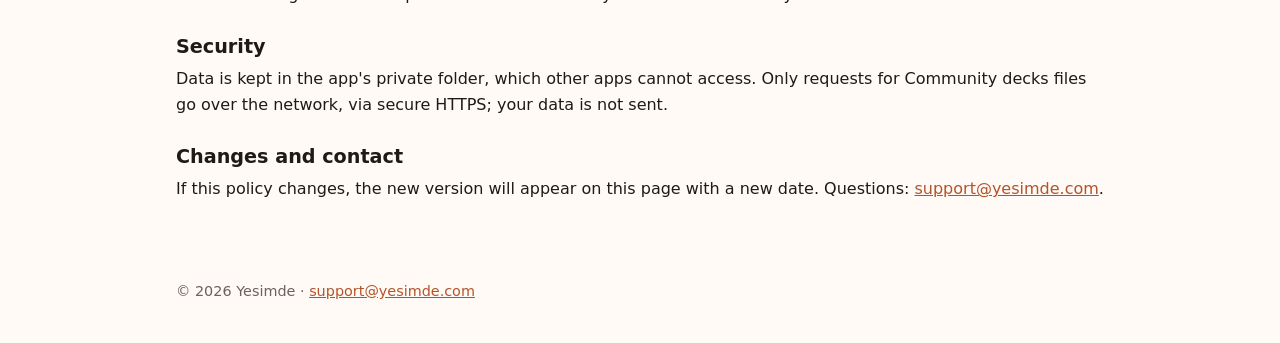
<file: privacy/index.html>
<!doctype html>
<html lang="ru">
<head>
<meta charset="utf-8">
<meta name="viewport" content="width=device-width, initial-scale=1">
<title>Yesimde — Privacy Policy / Политика конфиденциальности / Құпиялық саясаты</title>
<meta name="title-kk" content="Yesimde — құпиялық саясаты">
<meta name="title-ru" content="Yesimde — политика конфиденциальности">
<meta name="title-en" content="Yesimde — Privacy Policy">
<link rel="icon" href="/favicon.png">
<link rel="stylesheet" href="/style.css">
<script src="/site.js" defer></script>
<!-- Исходник: docs/privacy/index.html в основном репозитории, сюда копируется как есть. -->
</head>
<body>
<header class="top">
  <a class="brand" href="/"><img src="/img/icon.png" alt="" width="36" height="36">Yesimde</a>
  <nav class="langs" aria-label="Language"><a href="#kk" lang="kk">Қаз</a><a href="#ru" lang="ru">Рус</a><a href="#en" lang="en">Eng</a></nav>
</header>

<main>

<section class="lang-section" id="kk" lang="kk" data-l="kk">
<nav class="pages"><a data-page="/" href="/#kk">Басты бет</a><a data-page="/decks/" href="/decks/#kk">Колодалар</a><a data-page="/support/" href="/support/#kk">Қолдау</a><a data-page="/privacy/" href="/privacy/#kk" aria-current="page">Құпиялық саясаты</a></nav>
<h1>Yesimde қолданбасының құпиялық саясаты</h1>
<p class="date">Күшіне енген күні: 2026 жылғы 8 қараша</p>
<p>Бұл саясат Android жүйесіне арналған Yesimde (kz.yesimde.app) қолданбасы деректеріңізбен не істейтінін түсіндіреді. Қолданбаны Google Play-дегі қолданба бетінде көрсетілген әзірлеуші жасаған.</p>

<h2>Қысқаша</h2>
<p>Yesimde деректеріңізді жинамайды және ешкімге жібермейді. Аккаунттар, жарнама және аналитика жоқ. Енгізгендеріңіздің бәрі тек телефоныңызда сақталады. Қолданба интернетке бір ғана мақсатпен шығады: «Қауымдастық колодалары» тізімін ашқанда yesimde.com сайтынан колодалар тізімін және өзіңіз таңдаған колодаларды жүктейді.</p>

<h2>Телефонда не сақталады</h2>
<ul>
<li>Карточкалар, бумалар және оларға қосылған файлдар: суреттер, видео, дыбыстар, құжаттар.</li>
<li>Жауаптар тарихы, қайталау кестесі, күн мақсаты және «отшақтар».</li>
<li>Баптаулар және бірінші іске қосудағы сауалнама жауаптары (не үйренесіз, деңгей, мақсат). Олар тек қолданбаны баптау үшін керек.</li>
</ul>
<p>Бұл деректер қолданбаның жеке қалтасында жатады, оларды әзірлеуші де, басқа біреу де көрмейді.</p>

<h2>Рұқсаттар</h2>
<ul>
<li><b>Микрофон</b> — карточкаға дыбыс жазғанда ғана, алдымен түсіндірме көрсетіледі. Жазба тек карточкада сақталады.</li>
<li><b>Хабарландырулар</b> — қайталауға арналған сөздер мен күн мақсаты туралы еске салу үшін.</li>
<li><b>Іске қосылғанда жұмыс істеу</b> — телефон қайта қосылғаннан кейін хабарландыру кестесін қалпына келтіру үшін.</li>
<li><b>Діріл</b> — қолданбадағы қимылдарға жауап ретінде.</li>
<li><b>Интернет</b> — тек «Қауымдастық колодалары» үшін, төменде қараңыз.</li>
</ul>
<p>Фото мен видеоны жүйелік камера түсіреді, файлдарды жүйелік таңдау терезесі арқылы өзіңіз таңдайсыз. Қолданба галереяңызға және басқа файлдарыңызға кіре алмайды.</p>

<h2>Сақтық көшірме және импорт</h2>
<p>Сақтық көшірме файлын өзіңіз жасайсыз және оны қайда сақтайтыныңызды өзіңіз таңдайсыз. ZIP және .apkg файлдарын импорттау да тек сіз таңдаған файлдармен жұмыс істейді. Android-тың өз сақтық көшірмесі қосулы болса, жүйе қолданба деректерін Google аккаунтыңыздағы құрылғы көшірмесіне қоса алады. Мұны Google басқарады, оны телефон баптауларынан өшіруге болады.</p>

<h2>Қауымдастық колодалары</h2>
<p>«Қауымдастық колодалары» тізімін және ондағы таңдалған колодаларды қолданба yesimde.com сайтынан тек сіз осы тізімді ашқанда жүктейді. Сайт GitHub Pages қызметінде (GitHub, Inc.) орналасқан. Кез келген сайтты ашқандағыдай, хостинг телефонның IP-мекенжайын, сұрау уақытын және жүктелетін файлдың мекенжайын көреді және оларды өз <a href="https://docs.github.com/site-policy/privacy-policies/github-general-privacy-statement">құпиялық саясатына</a> сәйкес журналдарында сақтауы мүмкін. Қолданба карточкаларыңызды, жауаптарыңызды, баптауларыңызды немесе ешқандай идентификаторды жібермейді: тек файлды сұрайды. Кірістірілген колода желісіз қосылады.</p>

<h2>Әзірлеушіге хат</h2>
<p>«Әзірлеушіге жазу» пошта қолданбаңызды ашады. Хаттың тақырыбында тек қолданба нұсқасы болады. Хатты өзіңіз жібересіз, сондықтан әзірлеуші пошта мекенжайыңызды және хат мәтінін алады. Олар тек жауап беру үшін қолданылады және сұрауыңыз бойынша жойылады.</p>

<h2>Балалар</h2>
<p>Yesimde 13 жастан кіші балаларға арналмаған және балалардан деректер жинамайды.</p>

<h2>Деректерді жою</h2>
<p>Карточкалар мен бумаларды қолданбаның өзінде жоюға болады. Барлық деректер қолданбаны өшіргенде немесе Android баптауларында оның деректерін тазартқанда жойылады. Әзірлеушіде сіз туралы деректер жоқ, тек өзіңіз жіберген хаттар ғана болуы мүмкін.</p>

<h2>Қауіпсіздік</h2>
<p>Деректер Android қолданбаның жеке қалтасында сақталады, басқа қолданбалар оған кіре алмайды. Желі арқылы тек «Қауымдастық колодалары» файлдарының сұраулары қорғалған HTTPS байланысымен жіберіледі, деректеріңіз жіберілмейді.</p>

<h2>Өзгерістер және байланыс</h2>
<p>Саясат өзгерсе, жаңа нұсқасы осы бетте жаңа күнімен шығады. Сұрақтар болса, жазыңыз: <a href="mailto:support@yesimde.com">support@yesimde.com</a>.</p>
</section>

<section class="lang-section" id="ru" lang="ru" data-l="ru">
<nav class="pages"><a data-page="/" href="/#ru">Главная</a><a data-page="/decks/" href="/decks/#ru">Колоды</a><a data-page="/support/" href="/support/#ru">Поддержка</a><a data-page="/privacy/" href="/privacy/#ru" aria-current="page">Политика конфиденциальности</a></nav>
<h1>Политика конфиденциальности приложения Yesimde</h1>
<p class="date">Действует с 8 ноября 2026 года</p>
<p>Эта политика объясняет, что приложение Yesimde (kz.yesimde.app) для Android делает с вашими данными. Приложение создано разработчиком, указанным на странице приложения в Google Play.</p>

<h2>Коротко</h2>
<p>Yesimde не собирает ваши данные и никому их не передаёт. Нет аккаунтов, рекламы и аналитики. Всё, что вы вводите, хранится только на вашем телефоне. В интернет приложение выходит только для одного: когда вы открываете «Колоды сообщества», оно скачивает с сайта yesimde.com список колод и выбранные вами колоды.</p>

<h2>Что хранится на телефоне</h2>
<ul>
<li>Карточки, папки и прикреплённые к ним файлы: фото, видео, звуки, документы.</li>
<li>История ответов, расписание повторений, цель дня и «огоньки».</li>
<li>Настройки и ответы анкеты первого запуска (что вы учите, уровень, цель). Они нужны только для настройки приложения.</li>
</ul>
<p>Эти данные лежат в личной папке приложения, их не видит ни разработчик, ни кто-либо ещё.</p>

<h2>Разрешения</h2>
<ul>
<li><b>Микрофон</b> — только когда вы записываете звук в карточку, сначала показывается объяснение. Запись хранится только в карточке.</li>
<li><b>Уведомления</b> — для слов на повторение и напоминания о цели дня.</li>
<li><b>Запуск при включении</b> — чтобы после перезагрузки телефона восстановить расписание уведомлений.</li>
<li><b>Вибрация</b> — отклик на жесты в приложении.</li>
<li><b>Интернет</b> — только для «Колод сообщества», см. ниже.</li>
</ul>
<p>Фото и видео снимает системная камера, файлы вы выбираете сами в системном окне выбора. Доступа к галерее и другим вашим файлам у приложения нет.</p>

<h2>Резервная копия и импорт</h2>
<p>Файл резервной копии создаёте вы сами и сами выбираете, где его сохранить. Импорт ZIP и .apkg работает только с выбранными вами файлами. Если на телефоне включено резервное копирование Android, система может включить данные приложения в копию устройства в вашем аккаунте Google. Этим управляет Google, отключить можно в настройках телефона.</p>

<h2>Колоды сообщества</h2>
<p>Список «Колоды сообщества» и выбранные в нём колоды приложение скачивает с сайта yesimde.com, только когда вы открываете этот список. Сайт размещён на GitHub Pages (GitHub, Inc.). Как при открытии любого сайта, хостинг видит IP-адрес телефона, время запроса и адрес скачиваемого файла и может хранить их в своих журналах по своей <a href="https://docs.github.com/site-policy/privacy-policies/github-general-privacy-statement">политике конфиденциальности</a>. Приложение не отправляет ни ваших карточек, ни ответов, ни настроек, ни каких-либо идентификаторов: только обычный запрос файла. Встроенная колода добавляется без сети.</p>

<h2>Письмо разработчику</h2>
<p>«Написать разработчику» открывает ваше почтовое приложение. В теме письма только версия приложения. Письмо отправляете вы сами, поэтому разработчик получает ваш адрес почты и текст письма. Они используются только для ответа и удаляются по вашей просьбе.</p>

<h2>Дети</h2>
<p>Yesimde не предназначено для детей младше 13 лет и не собирает данные детей.</p>

<h2>Удаление данных</h2>
<p>Карточки и папки удаляются в самом приложении. Все данные удаляются вместе с приложением или при очистке его данных в настройках Android. У разработчика нет данных о вас, кроме писем, которые вы отправили сами.</p>

<h2>Безопасность</h2>
<p>Данные хранятся в личной папке приложения, другие приложения к ней доступа не имеют. По сети идут только запросы файлов «Колод сообщества», по защищённому соединению HTTPS; ваши данные не передаются.</p>

<h2>Изменения и связь</h2>
<p>Если политика изменится, новая версия появится на этой странице с новой датой. Вопросы присылайте на <a href="mailto:support@yesimde.com">support@yesimde.com</a>.</p>
</section>

<section class="lang-section" id="en" lang="en" data-l="en">
<nav class="pages"><a data-page="/" href="/#en">Home</a><a data-page="/decks/" href="/decks/#en">Decks</a><a data-page="/support/" href="/support/#en">Support</a><a data-page="/privacy/" href="/privacy/#en" aria-current="page">Privacy Policy</a></nav>
<h1>Yesimde Privacy Policy</h1>
<p class="date">Effective 8 November 2026</p>
<p>This policy explains what the Yesimde app for Android (kz.yesimde.app) does with your data. The app is made by the developer named on its Google Play page.</p>

<h2>In short</h2>
<p>Yesimde does not collect your data or share it with anyone. There are no accounts, ads or analytics. Everything you enter stays on your phone. The app goes online for one thing only: when you open Community decks, it downloads the deck list and the decks you choose from yesimde.com.</p>

<h2>What is stored on your phone</h2>
<ul>
<li>Cards, folders and the files attached to them: photos, videos, sounds, documents.</li>
<li>Answer history, review schedule, daily goal and streak.</li>
<li>Settings and your answers to the first-launch questions (what you study, level, purpose). They are used only to set up the app.</li>
</ul>
<p>This data lives in the app's private folder. Neither the developer nor anyone else can see it.</p>

<h2>Permissions</h2>
<ul>
<li><b>Microphone</b> — only when you record a sound for a card, after an explanation. The recording is stored only in the card.</li>
<li><b>Notifications</b> — for words to review and the daily goal reminder.</li>
<li><b>Run at startup</b> — to restore the notification schedule after the phone restarts.</li>
<li><b>Vibration</b> — feedback on gestures in the app.</li>
<li><b>Internet</b> — only for Community decks, see below.</li>
</ul>
<p>Photos and videos are taken by the system camera, and you pick files yourself in the system file picker. The app has no access to your gallery or other files.</p>

<h2>Backup and import</h2>
<p>You create the backup file yourself and choose where to save it. Importing ZIP and .apkg files works only with the files you pick. If Android backup is turned on, the system may include the app's data in your device backup in your Google account. This is managed by Google and can be turned off in your phone settings.</p>

<h2>Community decks</h2>
<p>The app downloads the Community decks list, and the decks you pick in it, from yesimde.com only when you open that list. The site is hosted on GitHub Pages (GitHub, Inc.). As with visiting any website, the host sees your phone's IP address, the time of the request and the address of the file, and may keep them in its logs under its own <a href="https://docs.github.com/site-policy/privacy-policies/github-general-privacy-statement">privacy statement</a>. The app does not send your cards, answers, settings or any identifiers: only a plain file request. The built-in deck is added without the internet.</p>

<h2>Emailing the developer</h2>
<p>"Email the developer" opens your email app. The subject contains only the app version. You send the email yourself, so the developer receives your email address and message. They are used only to reply and are deleted on request.</p>

<h2>Children</h2>
<p>Yesimde is not intended for children under 13 and does not collect data from children.</p>

<h2>Deleting data</h2>
<p>You can delete cards and folders in the app. All data is deleted when you uninstall the app or clear its data in Android settings. The developer holds no data about you other than emails you sent.</p>

<h2>Security</h2>
<p>Data is kept in the app's private folder, which other apps cannot access. Only requests for Community decks files go over the network, via secure HTTPS; your data is not sent.</p>

<h2>Changes and contact</h2>
<p>If this policy changes, the new version will appear on this page with a new date. Questions: <a href="mailto:support@yesimde.com">support@yesimde.com</a>.</p>
</section>
</main>
<footer>© 2026 Yesimde · <a href="mailto:support@yesimde.com">support@yesimde.com</a></footer>
</body>
</html>
</file>
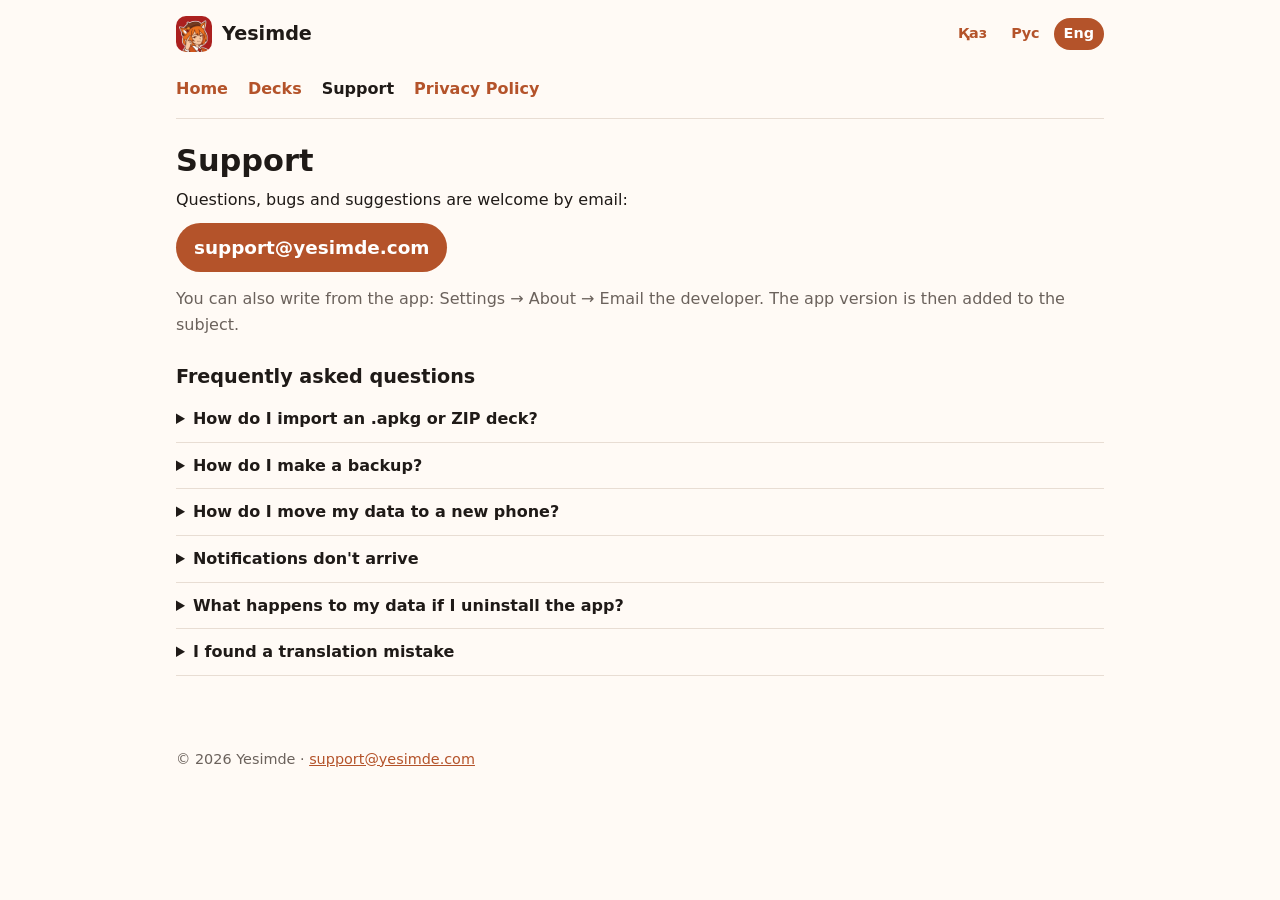
<file: support/index.html>
<!doctype html>
<html lang="ru">
<head>
<meta charset="utf-8">
<meta name="viewport" content="width=device-width, initial-scale=1">
<title>Yesimde — поддержка</title>
<meta name="title-kk" content="Yesimde — қолдау">
<meta name="title-ru" content="Yesimde — поддержка">
<meta name="title-en" content="Yesimde — support">
<link rel="icon" href="/favicon.png">
<link rel="stylesheet" href="/style.css">
<script src="/site.js" defer></script>
</head>
<body>
<header class="top">
  <a class="brand" href="/"><img src="/img/icon.png" alt="" width="36" height="36">Yesimde</a>
  <nav class="langs" aria-label="Language"><a href="#kk" lang="kk">Қаз</a><a href="#ru" lang="ru">Рус</a><a href="#en" lang="en">Eng</a></nav>
</header>

<main>

<section class="lang-section" id="kk" lang="kk" data-l="kk">
<nav class="pages"><a data-page="/" href="/#kk">Басты бет</a><a data-page="/decks/" href="/decks/#kk">Колодалар</a><a data-page="/support/" href="/support/#kk" aria-current="page">Қолдау</a><a data-page="/privacy/" href="/privacy/#kk">Құпиялық саясаты</a></nav>
<h1>Қолдау</h1>
<p>Сұрақ, қате немесе ұсыныс болса, жазыңыз:</p>
<p><a class="mail" href="mailto:support@yesimde.com?subject=Yesimde">support@yesimde.com</a></p>
<p class="muted">Қолданбадан да жазуға болады: «Параметрлер» → «Қолданба туралы» → «Әзірлеушіге жазу». Онда хат тақырыбына қолданба нұсқасы өзі қосылады.</p>

<h2>Жиі қойылатын сұрақтар</h2>
<details>
<summary>.apkg немесе ZIP жинағын қалай импорттаймын?</summary>
<p>Басты экрандағы «+» → «Жинақты импорттау» батырмасын басып, файлды таңдаңыз. Anki-ден: «Экспорт» → «Anki жинағы (.apkg)». Қолданба Anki пішімі тым жаңа деп жазса, экспорттағанда «Anki-дің ескі нұсқаларына қолдау» дегенді қосыңыз.</p>
<p>Сол жинақты қайта импорттасаңыз, ол жаңарады, ал жауаптар тарихы сақталады.</p>
</details>
<details>
<summary>Сақтық көшірмені қалай жасаймын?</summary>
<p>«Параметрлер» → «Резервтік көшірме» → «Резервтік көшірмені сақтау». Бір файлда бәрі болады: жинақтар, карточкалар, файлдар, прогресс және баптаулар. Оны қайда сақтайтыныңызды өзіңіз таңдайсыз, мысалы «Жүктеулер» немесе Google Диск.</p>
<p>Қалпына келтіру: сол жерде «Көшірмеден қалпына келтіру».</p>
</details>
<details>
<summary>Деректерді жаңа телефонға қалай көшіремін?</summary>
<p>Ескі телефонда сақтық көшірме жасап, файлды жаңа телефонға жіберіңіз (мысалы, Google Диск арқылы). Жаңа телефонда Yesimde орнатып, «Көшірмеден қалпына келтіру» арқылы файлды ашыңыз.</p>
</details>
<details>
<summary>Хабарландырулар келмейді</summary>
<p>«Параметрлер» → «Хабарландырулар»: қосулы ма және уақыты дұрыс па, тексеріңіз. Онда Android хабарландыруларға тыйым салғаны жазылса, «Баптауларды ашу» батырмасын басып, рұқсат беріңіз.</p>
<p>Samsung және батареяны үнемдейтін басқа телефондарда: Android баптаулары → Қолданбалар → Yesimde → Батарея → шектеусіз режимді таңдаңыз. Телефон қайта қосылғаннан кейін кесте өзі қалпына келеді.</p>
</details>
<details>
<summary>Қолданбаны жойсам, деректер не болады?</summary>
<p>Деректер тек телефонда сақталады, сондықтан қолданбаны жойғанда олар да жойылады. Алдымен сақтық көшірме жасаңыз.</p>
</details>
<details>
<summary>Аудармада қате таптым</summary>
<p>Интерфейстің бір бөлігі машиналық аударма. Қатені көрген экранмен бірге жоғарыдағы мекенжайға жазыңыз, түзетеміз.</p>
</details>
</section>

<section class="lang-section" id="ru" lang="ru" data-l="ru">
<nav class="pages"><a data-page="/" href="/#ru">Главная</a><a data-page="/decks/" href="/decks/#ru">Колоды</a><a data-page="/support/" href="/support/#ru" aria-current="page">Поддержка</a><a data-page="/privacy/" href="/privacy/#ru">Политика конфиденциальности</a></nav>
<h1>Поддержка</h1>
<p>Вопросы, ошибки и предложения присылайте на почту:</p>
<p><a class="mail" href="mailto:support@yesimde.com?subject=Yesimde">support@yesimde.com</a></p>
<p class="muted">Можно написать и из приложения: «Настройки» → «О приложении» → «Написать разработчику». Тогда версия приложения сама попадёт в тему письма.</p>

<h2>Частые вопросы</h2>
<details>
<summary>Как импортировать колоду .apkg или ZIP?</summary>
<p>На главном экране нажмите «+» → «Импортировать колоду» и выберите файл. Из Anki: «Экспорт» → «Колода Anki (.apkg)». Если приложение пишет, что формат Anki слишком новый, при экспорте включите «Поддержка старых версий Anki».</p>
<p>Повторный импорт той же колоды обновляет её, история ответов сохраняется.</p>
</details>
<details>
<summary>Как сделать резервную копию?</summary>
<p>«Настройки» → «Резервная копия» → «Сохранить резервную копию». В одном файле всё: колоды, карточки, файлы, прогресс и настройки. Куда его сохранить, выбираете вы, например в «Загрузки» или на Google Диск.</p>
<p>Восстановить: там же, «Восстановить из копии».</p>
</details>
<details>
<summary>Как перенести данные на новый телефон?</summary>
<p>Сохраните резервную копию на старом телефоне и перешлите файл на новый (например, через Google Диск). На новом телефоне установите Yesimde и откройте файл через «Восстановить из копии».</p>
</details>
<details>
<summary>Не приходят уведомления</summary>
<p>«Настройки» → «Уведомления»: проверьте, что они включены и время верное. Если там написано, что уведомления запрещены в Android, нажмите «Открыть настройки» и разрешите их.</p>
<p>На Samsung и других телефонах с экономией батареи: настройки Android → Приложения → Yesimde → Батарея → «Без ограничений». После перезагрузки телефона расписание восстанавливается само.</p>
</details>
<details>
<summary>Что будет с данными, если удалить приложение?</summary>
<p>Данные хранятся только на телефоне, поэтому удаляются вместе с приложением. Перед удалением сохраните резервную копию.</p>
</details>
<details>
<summary>Нашёл ошибку в переводе</summary>
<p>Часть переводов интерфейса машинная. Напишите на адрес выше, на каком экране ошибка, и мы её исправим.</p>
</details>
</section>

<section class="lang-section" id="en" lang="en" data-l="en">
<nav class="pages"><a data-page="/" href="/#en">Home</a><a data-page="/decks/" href="/decks/#en">Decks</a><a data-page="/support/" href="/support/#en" aria-current="page">Support</a><a data-page="/privacy/" href="/privacy/#en">Privacy Policy</a></nav>
<h1>Support</h1>
<p>Questions, bugs and suggestions are welcome by email:</p>
<p><a class="mail" href="mailto:support@yesimde.com?subject=Yesimde">support@yesimde.com</a></p>
<p class="muted">You can also write from the app: Settings → About → Email the developer. The app version is then added to the subject.</p>

<h2>Frequently asked questions</h2>
<details>
<summary>How do I import an .apkg or ZIP deck?</summary>
<p>On the home screen tap "+" → "Import deck" and pick the file. From Anki: Export → "Anki Deck Package (.apkg)". If the app says the Anki format is too new, turn on "Support older Anki versions" when exporting.</p>
<p>Importing the same deck again updates it and keeps your review history.</p>
</details>
<details>
<summary>How do I make a backup?</summary>
<p>Settings → Backup → Save backup. One file holds everything: decks, cards, files, progress and settings. You choose where to keep it, for example Downloads or Google Drive.</p>
<p>To restore: the same place, "Restore from backup".</p>
</details>
<details>
<summary>How do I move my data to a new phone?</summary>
<p>Save a backup on the old phone and send the file to the new one (for example, via Google Drive). Install Yesimde on the new phone and open the file with "Restore from backup".</p>
</details>
<details>
<summary>Notifications don't arrive</summary>
<p>Settings → Notifications: check that they are on and the time is right. If it says notifications are blocked in Android settings, tap "Open settings" and allow them.</p>
<p>On Samsung and other phones with battery saving: Android settings → Apps → Yesimde → Battery → "Unrestricted". After the phone restarts, the schedule is restored on its own.</p>
</details>
<details>
<summary>What happens to my data if I uninstall the app?</summary>
<p>Your data is stored only on the phone, so it is deleted together with the app. Save a backup first.</p>
</details>
<details>
<summary>I found a translation mistake</summary>
<p>Some interface translations are machine-made. Email the address above with the screen where you saw the mistake, and we will fix it.</p>
</details>
</section>

</main>
<footer>© 2026 Yesimde · <a href="mailto:support@yesimde.com">support@yesimde.com</a></footer>
</body>
</html>
</file>
<file: style.css>
/* Yesimde: общий стиль сайта. Палитра как в приложении, тема по системе. */
:root {
  color-scheme: light dark;
  --text: #1f1a17;
  --muted: #6b625c;
  --bg: #fffaf5;
  --surface: #f7ede4;
  --line: #e8ddd3;
  --accent: #b4532a;
  --on-accent: #ffffff;
}
@media (prefers-color-scheme: dark) {
  :root {
    --text: #f2ebe5;
    --muted: #b3a79e;
    --bg: #120b08;
    --surface: #1f1510;
    --line: #3a2a22;
    --accent: #f08a5d;
    --on-accent: #1f0d05;
  }
}

* { box-sizing: border-box; }
html { -webkit-text-size-adjust: 100%; }
body {
  margin: 0;
  background: var(--bg);
  color: var(--text);
  font: 16px/1.6 system-ui, -apple-system, "Segoe UI", Roboto, sans-serif;
}
a { color: var(--accent); }
img { max-width: 100%; display: block; }

/* Шапка: значок, название, языки. */
.top {
  max-width: 960px;
  margin: 0 auto;
  padding: 16px;
  display: flex;
  align-items: center;
  gap: 12px;
  flex-wrap: wrap;
}
.brand {
  display: flex;
  align-items: center;
  gap: 10px;
  color: var(--text);
  text-decoration: none;
  font-weight: 700;
  font-size: 1.2em;
  margin-right: auto;
}
.brand img { width: 36px; height: 36px; border-radius: 10px; }
.langs { display: flex; gap: 4px; }
.langs a {
  padding: 4px 10px;
  border-radius: 999px;
  text-decoration: none;
  font-weight: 600;
  font-size: 0.9em;
}
.langs a[aria-current="true"] { background: var(--accent); color: var(--on-accent); }

/* Языковые разделы. Со скриптом виден только выбранный, без него — все подряд. */
html[data-lang="kk"] [data-l]:not([data-l="kk"]),
html[data-lang="ru"] [data-l]:not([data-l="ru"]),
html[data-lang="en"] [data-l]:not([data-l="en"]) { display: none; }
/* Якорь языка (#ru) выбирает раздел, а не место: страница остаётся вверху, с шапкой. */
html[data-lang] .lang-section { border-bottom: 0; scroll-margin-top: 100vh; }

.lang-section {
  max-width: 960px;
  margin: 0 auto;
  padding: 0 16px 48px;
  border-bottom: 1px solid var(--line);
}
.pages {
  display: flex;
  gap: 20px;
  flex-wrap: wrap;
  padding: 8px 0 16px;
  border-bottom: 1px solid var(--line);
  margin-bottom: 24px;
}
.pages a { font-weight: 600; text-decoration: none; }
.pages a[aria-current="page"] { color: var(--text); }

h1 { font-size: 1.9em; line-height: 1.2; margin: 0 0 8px; }
h2 { font-size: 1.2em; margin: 28px 0 6px; line-height: 1.3; }
p, li { margin: 6px 0; }
.lead { font-size: 1.15em; color: var(--muted); margin: 0 0 20px; }
.muted { color: var(--muted); }

/* Главная. */
.hero {
  border-radius: 20px;
  overflow: hidden;
  aspect-ratio: 1024 / 500;
  width: 100%;
  margin: 0 0 24px;
  background: var(--surface);
}
.hero img { width: 100%; height: 100%; object-fit: cover; }
.notice {
  background: var(--surface);
  border-radius: 14px;
  padding: 12px 16px;
  margin: 0 0 24px;
}
.shots {
  display: grid;
  grid-auto-flow: column;
  grid-auto-columns: minmax(180px, 1fr);
  gap: 16px;
  overflow-x: auto;
  scroll-snap-type: x mandatory;
  padding: 4px 0 12px;
  margin: 8px 0 8px;
}
.shots figure { margin: 0; scroll-snap-align: start; }
.shots img {
  width: 100%;
  height: auto;
  aspect-ratio: 540 / 1087;
  border-radius: 18px;
  border: 1px solid var(--line);
  background: var(--surface);
}
.shots figcaption { font-size: 0.9em; color: var(--muted); margin-top: 6px; text-align: center; }
.features {
  display: grid;
  grid-template-columns: repeat(auto-fit, minmax(260px, 1fr));
  gap: 16px;
  margin: 24px 0;
}
.features div { background: var(--surface); border-radius: 16px; padding: 16px; }
.features h2 { margin: 0 0 6px; font-size: 1.05em; }
.features ul { margin: 0; padding-left: 20px; }

/* Кнопки. Кнопка Google Play без ссылки (site.js, PLAY_OPEN) — с подписью «скоро». */
.actions { display: flex; flex-wrap: wrap; gap: 10px; align-items: center; margin: 0 0 24px; }
.btn {
  display: inline-flex;
  align-items: center;
  gap: 8px;
  min-height: 44px;
  padding: 10px 20px;
  border-radius: 999px;
  background: var(--accent);
  color: var(--on-accent);
  font-weight: 700;
  text-decoration: none;
  border: 1px solid var(--accent);
}
.btn-quiet { background: transparent; color: var(--accent); }
.btn.soon { background: var(--surface); color: var(--muted); border-color: var(--line); cursor: default; }
.btn.soon::after {
  content: attr(data-soon);
  font-size: 0.8em;
  font-weight: 600;
  padding: 1px 8px;
  border-radius: 999px;
  background: var(--line);
  color: var(--text);
}

/* Главная: разделы о возможностях, текст и скриншот по очереди слева и справа. */
.feature {
  display: grid;
  grid-template-columns: 1fr minmax(0, 300px);
  gap: 32px;
  align-items: center;
  padding: 32px 0;
  border-top: 1px solid var(--line);
}
.feature:nth-of-type(even) { grid-template-columns: minmax(0, 300px) 1fr; }
.feature:nth-of-type(even) .feature-text { order: 2; }
.feature h2 { margin: 0 0 8px; font-size: 1.45em; }
.feature ul { padding-left: 20px; margin: 8px 0 0; }
.feature img {
  width: 100%;
  height: auto;
  border-radius: 22px;
  border: 1px solid var(--line);
  background: var(--surface);
}
.feature .more { font-weight: 600; }
@media (max-width: 700px) {
  .feature,
  .feature:nth-of-type(even) { grid-template-columns: 1fr; gap: 16px; }
  .feature:nth-of-type(even) .feature-text { order: 0; }
  .feature picture { max-width: 280px; width: 100%; margin: 0 auto; }
}

/* Колоды сообщества. */
.deck-list { margin: 8px 0 24px; }
.deck { padding: 24px 0; border-top: 1px solid var(--line); }
.deck h2 { margin: 0 0 4px; font-size: 1.3em; }
.deck-meta { color: var(--muted); font-size: 0.95em; margin: 0 0 8px; }
.deck .actions { margin: 16px 0 0; }
.samples {
  display: grid;
  grid-auto-flow: column;
  grid-auto-columns: minmax(220px, 1fr);
  gap: 12px;
  margin-top: 14px;
  /* На телефоне примеры листаются вбок, а не уходят столбиком вниз. */
  overflow-x: auto;
  scroll-snap-type: x mandatory;
  padding-bottom: 4px;
}
/* position: relative держит скрытую MathML-копию KaTeX внутри карточки: иначе она
   вылезает за ленту примеров и растягивает страницу вбок. */
.sample { scroll-snap-align: start; position: relative; }
.sample {
  background: var(--surface);
  border: 1px solid var(--line);
  border-radius: 16px;
  overflow: hidden;
  display: flex;
  flex-direction: column;
}
.sample-front {
  padding: 14px 16px;
  font-weight: 700;
  font-size: 1.1em;
  line-height: 1.35;
  border-bottom: 1px dashed var(--line);
}
.sample-back { padding: 12px 16px 14px; font-size: 0.95em; }
.sample-main { font-weight: 600; color: var(--accent); }
.sample-line { margin: 2px 0; }
.sample-label { color: var(--muted); }
.sample-label::after { content: ": "; }
.sample-line .math-block { display: block; }
.sample-line .math-block + * { display: block; }
.sample-def { color: var(--muted); margin-top: 6px; font-size: 0.95em; }
.math-block .katex-display { margin: 6px 0; overflow-x: auto; overflow-y: hidden; }

/* Поддержка. */
.mail {
  display: inline-block;
  font-size: 1.15em;
  font-weight: 700;
  padding: 10px 18px;
  border-radius: 999px;
  background: var(--accent);
  color: var(--on-accent);
  text-decoration: none;
  margin: 4px 0 8px;
}
details {
  border-bottom: 1px solid var(--line);
  padding: 10px 0;
}
summary { cursor: pointer; font-weight: 600; }
details > :not(summary) { margin-top: 8px; }

/* Политика. */
.date { color: var(--muted); margin: 0 0 16px; }

footer {
  max-width: 960px;
  margin: 0 auto;
  padding: 24px 16px 40px;
  color: var(--muted);
  font-size: 0.9em;
}
</file>
